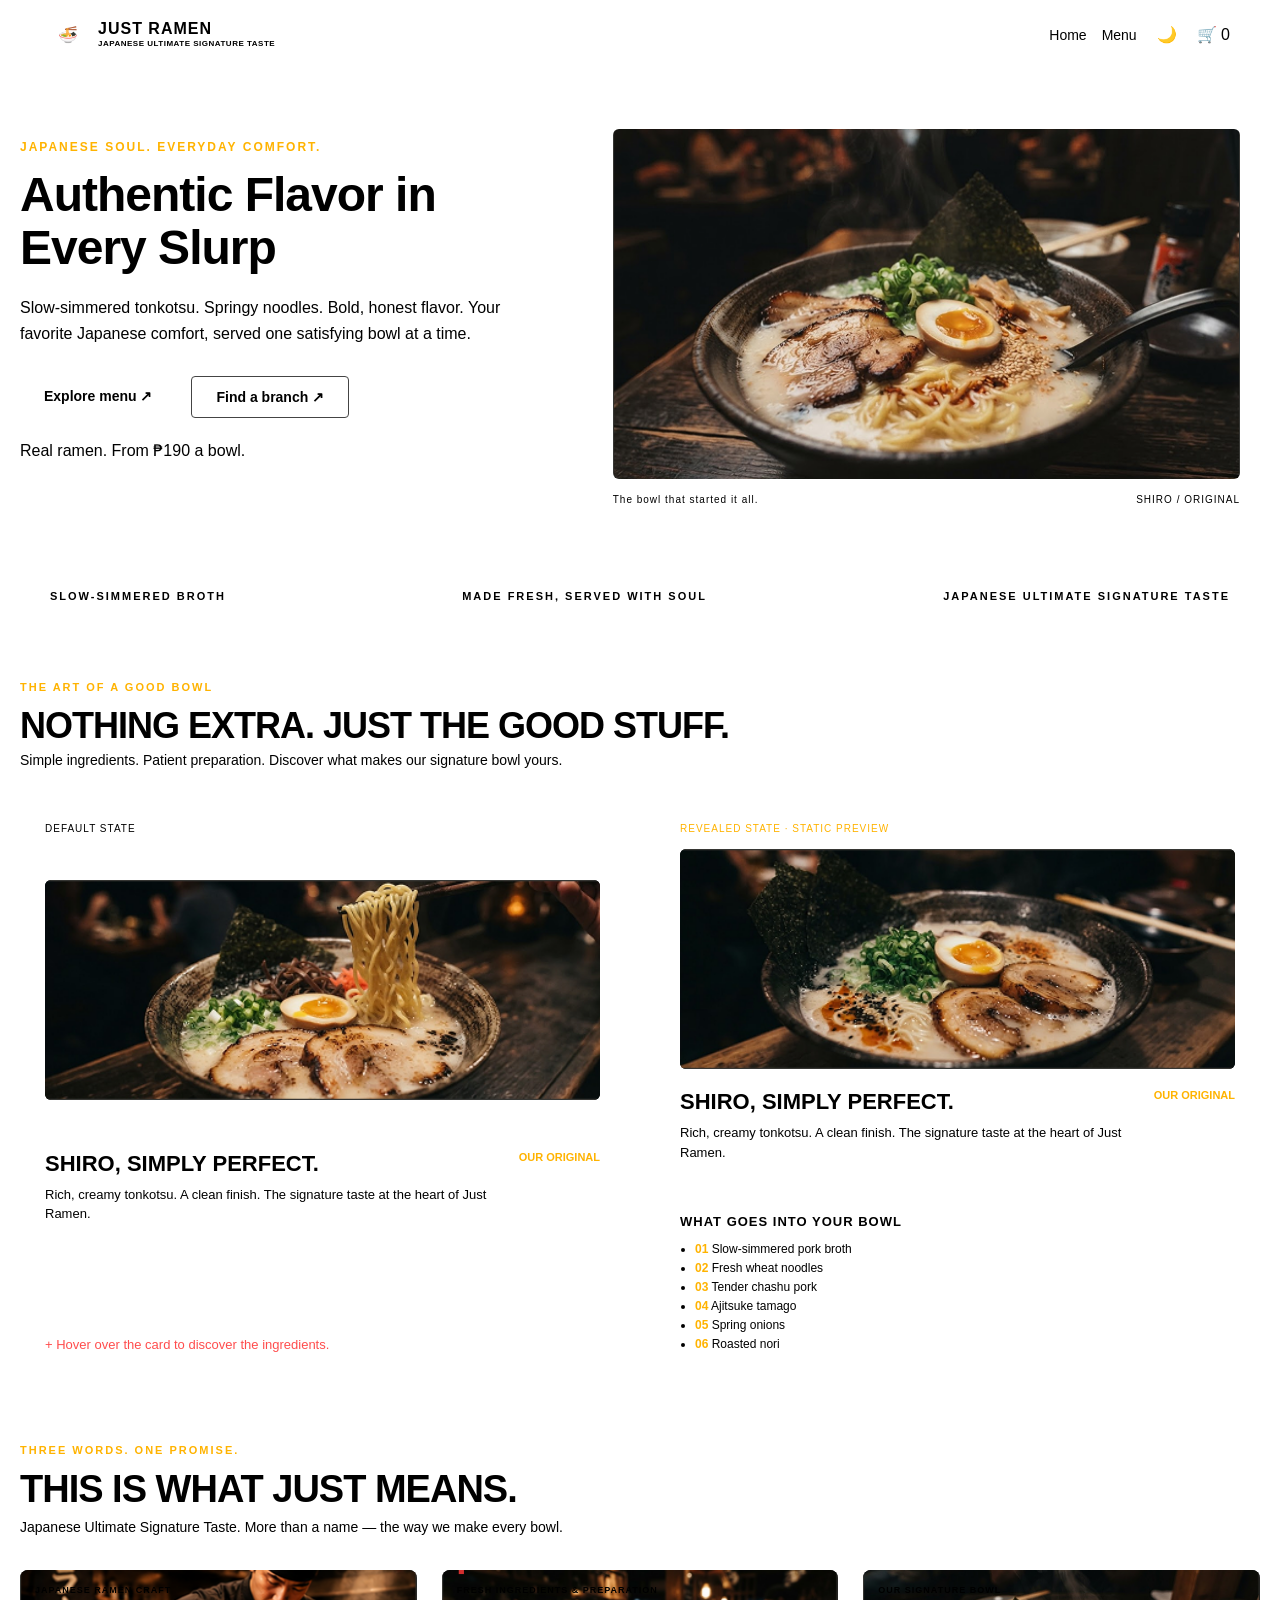
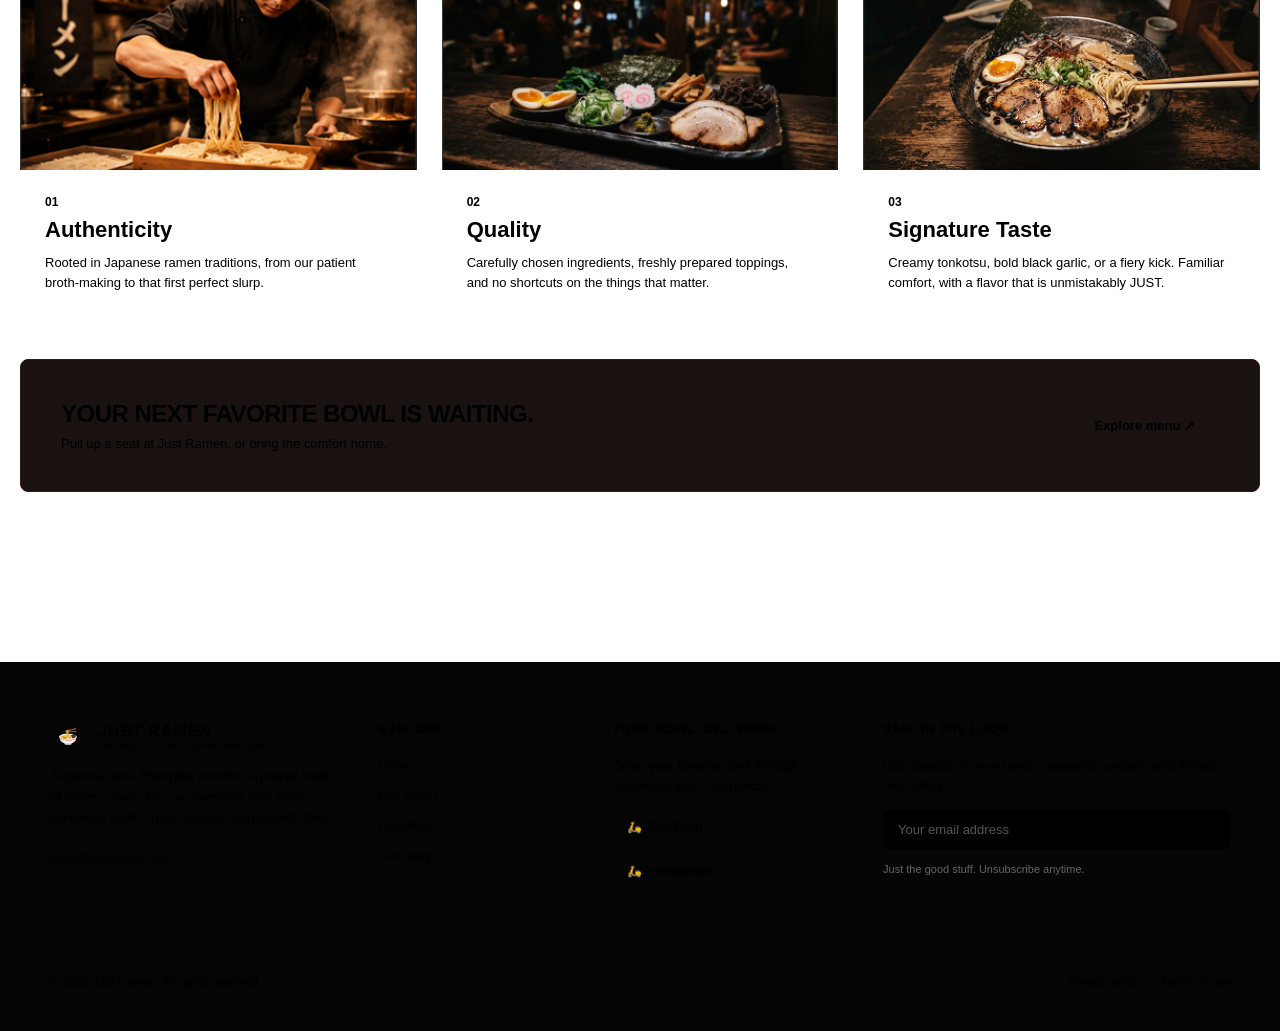
<file: index.html>
<!DOCTYPE html>
<html lang="en">
<head>
    <meta charset="UTF-8">
    <meta name="viewport" content="width=device-width, initial-scale=1.0">
    <title>JUST RAMEN - Home</title>
    <link rel="stylesheet" href="style.css">
</head>
<body>

   
    <div id="orderNotification" style="display: none; background: #c82323; color: #fff; text-align: center; padding: 10px; font-weight: bold; position: fixed; top: 0; width: 100%; z-index: 9999;"></div>

   
    <header class="navbar">
        <div class="logo-container">
    <span class="logo-icon">🍜</span>
    <div class="logo-text-group">
        <span class="logo-text">JUST RAMEN</span>
        <small class="logo-subtext">JAPANESE ULTIMATE SIGNATURE TASTE</small>
    </div>
</div>
        <nav class="nav-links">
            <a href="index.html" class="active">Home</a>
            <a href="menu.html">Menu</a>
        </nav>
        <div class="nav-icons">
            <span onclick="toggleTheme()" style="cursor: pointer;" title="Toggle Theme">🌙</span>
            <span id="cartCount" onclick="openCart()" style="cursor: pointer;">🛒 0</span>
        </div>
    </header>

    <main class="main-container">
       
        <section class="hero-section-figma">
            <div class="hero-text-side">
                <span class="sub-tag">JAPANESE SOUL. EVERYDAY COMFORT.</span>
                <h1>Authentic Flavor in Every Slurp</h1>
                <p>Slow-simmered tonkotsu. Springy noodles. Bold, honest flavor. Your favorite Japanese comfort, served one satisfying bowl at a time.</p>
                <div class="hero-buttons">
                    <a href="menu.html" class="btn-primary">Explore menu ↗</a>
                    <a href="#branch" class="btn-secondary">Find a branch ↗</a>
                </div>
                <p class="price-note">Real ramen. From ₱190 a bowl.</p>
            </div>
            <div class="hero-image-side">
                <div class="img-wrapper">
                    <img src="Shiro Original.png" alt="Delicious Tonkotsu Ramen">
                </div>
                <div class="img-caption">
                    <span>The bowl that started it all.</span>
                    <span>SHIRO / ORIGINAL</span>
                </div>
            </div>
        </section>

       
        <section class="accent-banner">
            <span>SLOW-SIMMERED BROTH</span>
            <span>MADE FRESH, SERVED WITH SOUL</span>
            <span>JAPANESE ULTIMATE SIGNATURE TASTE</span>
        </section>

       
        <section class="art-section">
            <div class="art-header">
                <span class="art-sub-tag">THE ART OF A GOOD BOWL</span>
                <h2>NOTHING EXTRA. JUST THE GOOD STUFF.</h2>
                <p>Simple ingredients. Patient preparation. Discover what makes our signature bowl yours.</p>
            </div>

            <div class="art-grid">
                
                <div class="recipe-card" id="recipeCard" onmouseover="showDetails()" onmouseout="hideDetails()">
                    <div class="card-state-header">
                        <span class="state-label">DEFAULT STATE</span>
                        <span class="state-icon"></span>
                    </div>
                    <div class="recipe-img-box">
                        <img src="Shiro.png" alt="Shiro Recipe">
                    </div>
                    <div class="recipe-content-flex">
                        <div>
                            <h3>SHIRO, SIMPLY PERFECT.</h3>
                            <p>Rich, creamy tonkotsu. A clean finish. The signature taste at the heart of Just Ramen.</p>
                        </div>
                        <span class="recipe-badge">OUR ORIGINAL</span>
                    </div>
                    <hr class="recipe-divider">
                    <p id="recipeInfoText" class="recipe-info-prompt">+ Hover over the card to discover the ingredients.</p>
                </div>

               
                <div class="recipe-card revealed-card">
                    <div class="card-state-header">
                        <span class="state-label-revealed">REVEALED STATE · STATIC PREVIEW</span>
                        <span class="state-icon"></span>
                    </div>
                    <div class="recipe-img-box">
                        <img src="Shiro1.png" alt="Shiro Recipe Revealed">
                    </div>
                    <div class="recipe-content-flex">
                        <div>
                            <h3>SHIRO, SIMPLY PERFECT.</h3>
                            <p>Rich, creamy tonkotsu. A clean finish. The signature taste at the heart of Just Ramen.</p>
                        </div>
                        <span class="recipe-badge">OUR ORIGINAL</span>
                    </div>
                    <hr class="recipe-divider">
                    <div class="ingredients-list">
                        <p class="ingredients-title">WHAT GOES INTO YOUR BOWL</p>
                        <ul>
                            <li><span>01</span> Slow-simmered pork broth</li>
                            <li><span>02</span> Fresh wheat noodles</li>
                            <li><span>03</span> Tender chashu pork</li>
                            <li><span>04</span> Ajitsuke tamago</li>
                            <li><span>05</span> Spring onions</li>
                            <li><span>06</span> Roasted nori</li>
                        </ul>
                    </div>
                </div>
            </div>
        </section>

       
        <section class="what-just-section">
            <div class="what-just-header">
                <span class="what-just-sub">THREE WORDS. ONE PROMISE.</span>
                <h2>THIS IS WHAT JUST MEANS.</h2>
                <p>Japanese Ultimate Signature Taste. More than a name — the way we make every bowl.</p>
            </div>

            <div class="what-just-grid">
                <div class="what-card">
                    <div class="what-card-img placeholder-img">
                        <img src="Authenticity.png" alt="Authenticity">
                        <span class="card-top-tag">JAPANESE RAMEN CRAFT</span>
                    </div>
                    <div class="what-card-body">
                        <span class="card-num">01</span>
                        <h3>Authenticity</h3>
                        <p>Rooted in Japanese ramen traditions, from our patient broth-making to that first perfect slurp.</p>
                    </div>
                </div>
                <div class="what-card">
                    <div class="what-card-img">
                        <img src="Quality.png" alt="Quality Ingredients">
                        <span class="card-top-tag">FRESH INGREDIENTS & PREPARATION</span>
                    </div>
                    <div class="what-card-body">
                        <span class="card-num">02</span>
                        <h3>Quality</h3>
                        <p>Carefully chosen ingredients, freshly prepared toppings, and no shortcuts on the things that matter.</p>
                    </div>
                </div>
                <div class="what-card">
                    <div class="what-card-img">
                        <img src="Signature Taste.png" alt="Signature Taste">
                        <span class="card-top-tag">OUR SIGNATURE BOWL</span>
                    </div>
                    <div class="what-card-body">
                        <span class="card-num">03</span>
                        <h3>Signature Taste</h3>
                        <p>Creamy tonkotsu, bold black garlic, or a fiery kick. Familiar comfort, with a flavor that is unmistakably JUST.</p>
                    </div>
                </div>
            </div>

            <div class="cta-bottom-banner">
                <div class="cta-banner-text">
                    <h3>YOUR NEXT FAVORITE BOWL IS WAITING.</h3>
                    <p>Pull up a seat at Just Ramen, or bring the comfort home.</p>
                </div>
                <a href="menu.html" class="btn-cta-red">Explore menu ↗</a>
            </div>
        </section>
    </main>

    
    <footer class="site-footer">
        <div class="footer-container">
            <div class="footer-top">
                <div class="footer-col-brand">
                    <div class="logo-container">
                        <span class="logo-icon">🍜</span>
                        <div class="footer-logo-text">
                            <strong>JUST RAMEN</strong>
                            <small>JAPANESE ULTIMATE SIGNATURE TASTE</small>
                        </div>
                    </div>
                    <p class="footer-desc">Japanese soul. Everyday comfort. A proper bowl of ramen, made for your everyday with slow-simmered broth, fresh noodles, and honest flavor.</p>
                    <a href="mailto:hello@justramen.ph" class="footer-email">hello@justramen.ph</a>
                </div>
                <div class="footer-col">
                    <h4>EXPLORE</h4>
                    <ul>
                        <li><a href="index.html">Home</a></li>
                        <li><a href="menu.html">Our menu</a></li>
                        <li><a href="#locations">Locations</a></li>
                        <li><a href="#story">Our story</a></li>
                    </ul>
                </div>
                <div class="footer-col">
                    <h4>YOUR BOWL, DELIVERED</h4>
                    <p class="delivery-text">Order your favorite bowl through GrabFood and Foodpanda.</p>
                    <div class="delivery-buttons">
                        <a href="#grab" class="btn-delivery">🛵 GrabFood</a>
                        <a href="#foodpanda" class="btn-delivery">🛵 Foodpanda</a>
                    </div>
                </div>
                <div class="footer-col footer-newsletter">
                    <h4>STAY IN THE LOOP</h4>
                    <p class="newsletter-desc">Get updates on new bowls, seasonal specials, and limited-time offers.</p>
                    <form class="newsletter-form" onsubmit="handleNewsletter(event)">
                        <input type="email" id="newsletterEmail" placeholder="Your email address" required>
                        <button type="submit">Subscribe</button>
                    </form>
                    <p id="newsletterMsg" style="display: none; font-size: 12px; margin-top: 5px;"></p>
                    <small class="newsletter-note">Just the good stuff. Unsubscribe anytime.</small>
                </div>
            </div>

            <hr class="footer-divider">

            <div class="footer-bottom">
                <p>&copy; 2026 Just Ramen. All rights reserved.</p>
                <div class="footer-bottom-links">
                    <a href="#privacy">Privacy policy</a>
                    <a href="#terms">Terms of use</a>
                </div>
            </div>
        </div>
    </footer>

    <script src="script.js"></script>
</body>
</html>
</file>
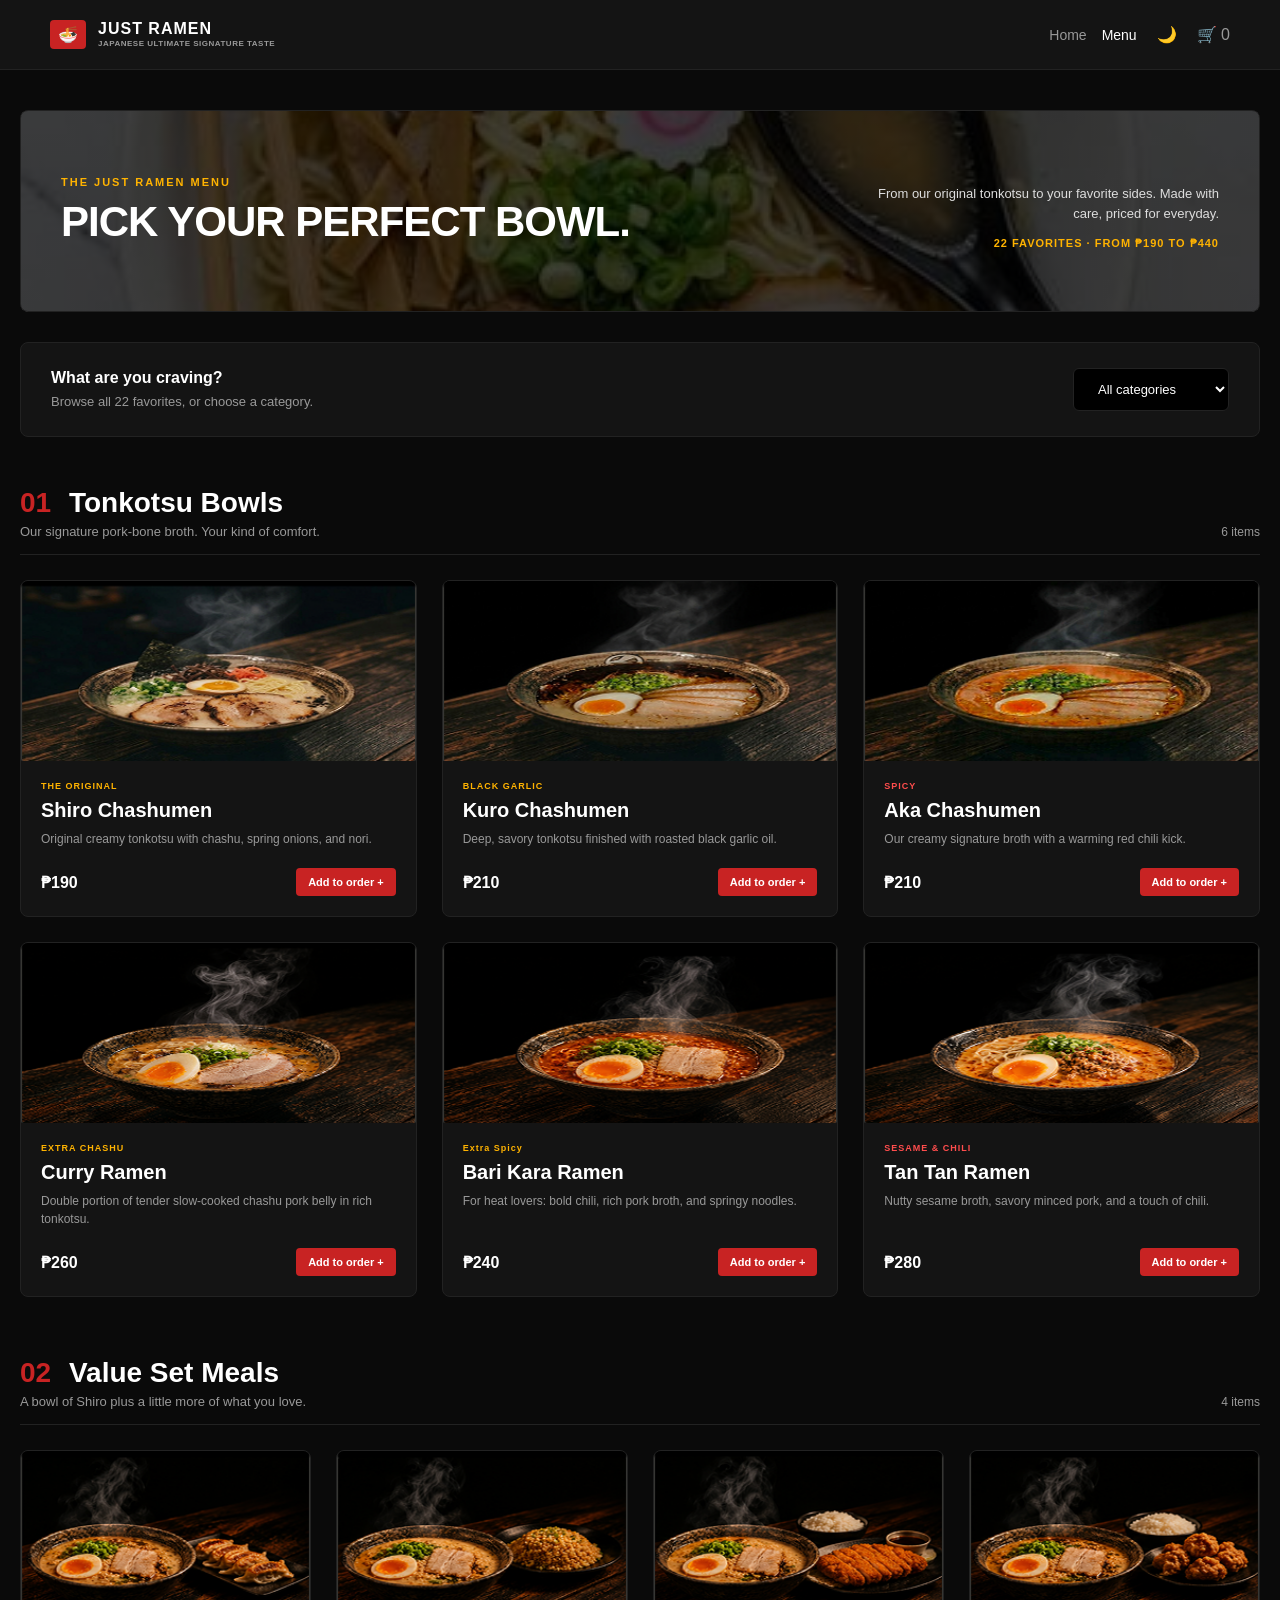
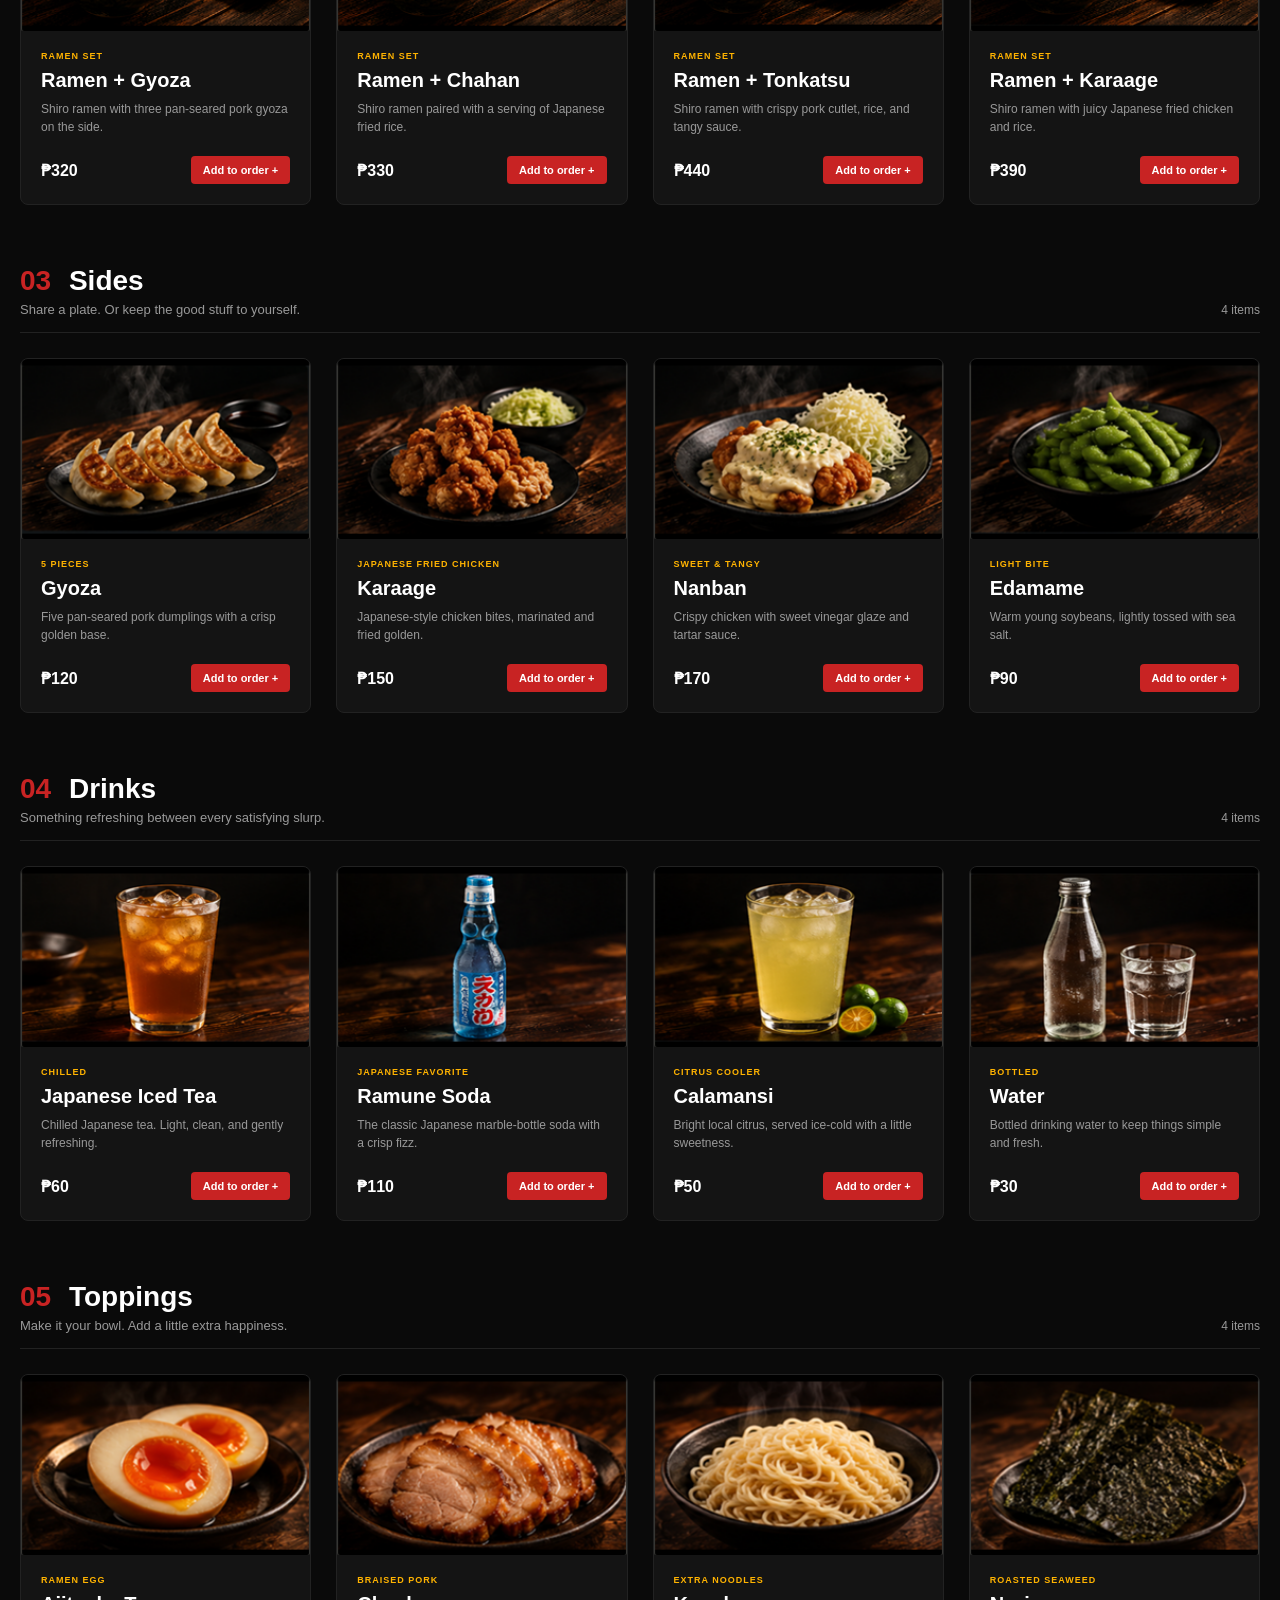
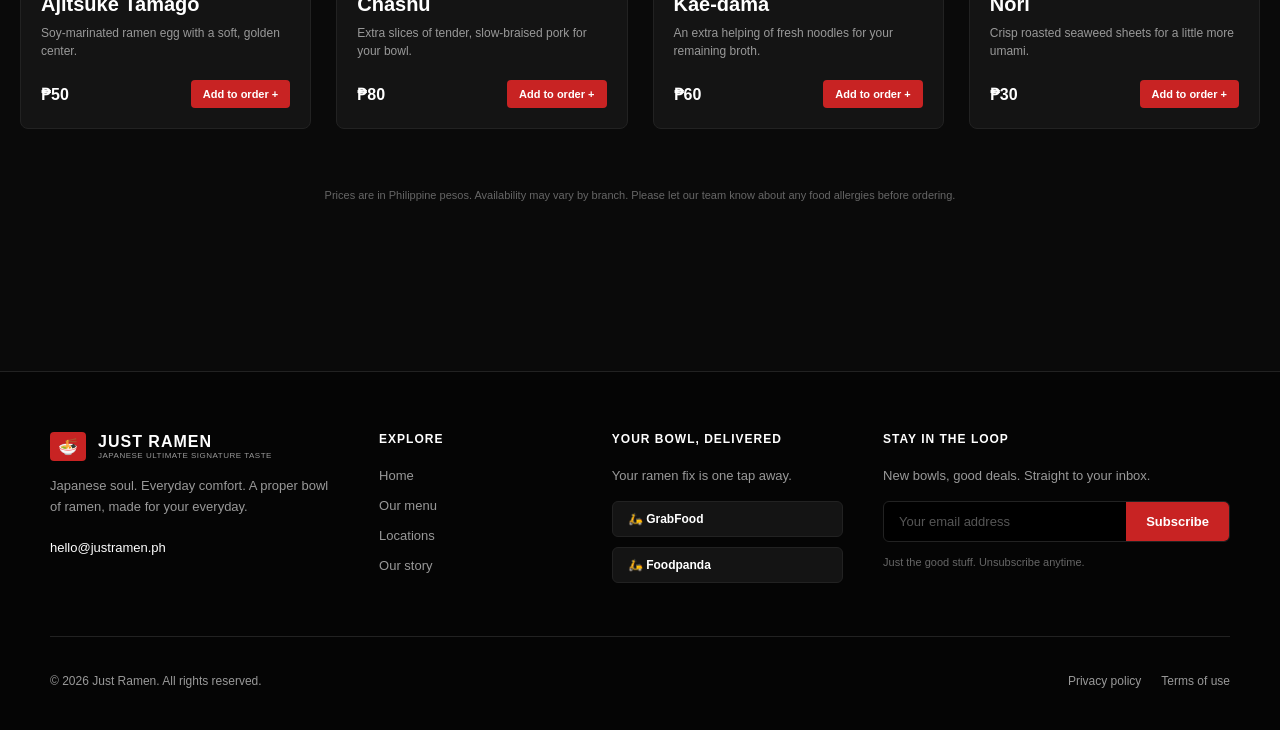
<file: menu.html>
<!DOCTYPE html>
<html lang="en">
<head>
    <meta charset="UTF-8">
    <meta name="viewport" content="width=device-width, initial-scale=1.0">
    <title>JUST RAMEN - Menu</title>
    <link rel="stylesheet" href="menu.css">
</head>
<body>

   
    <div id="orderNotification" style="display: none; background: #c82323; color: #fff; text-align: center; padding: 10px; font-weight: bold; position: fixed; top: 0; width: 100%; z-index: 9999;"></div>

   
    <header class="navbar">
        <div class="logo-container">
    <span class="logo-icon">🍜</span>
    <div class="logo-text-group">
        <span class="logo-text">JUST RAMEN</span>
        <small class="logo-subtext">JAPANESE ULTIMATE SIGNATURE TASTE</small>
    </div>
</div>
        <nav class="nav-links">
            <a href="index.html">Home</a>
            <a href="menu.html" class="active">Menu</a>
        </nav>
        <div class="nav-icons">
            <span onclick="toggleTheme()" style="cursor: pointer;" title="Toggle Theme">🌙</span>
            <span id="cartCount" onclick="openCart()" style="cursor: pointer;">🛒 0</span>
        </div>
    </header>

    <main class="main-container">
       
        <section class="menu-hero-banner">
            <div class="banner-text">
                <span class="banner-tag">THE JUST RAMEN MENU</span>
                <h1>PICK YOUR PERFECT BOWL.</h1>
            </div>
            <div class="banner-right">
                <p>From our original tonkotsu to your favorite sides. Made with care, priced for everyday.</p>
                <span class="banner-sub">22 FAVORITES · FROM ₱190 TO ₱440</span>
            </div>
        </section>

       
        <section class="filter-bar">
            <div class="craving-text">
                <p>What are you craving?</p>
                <small>Browse all 22 favorites, or choose a category.</small>
            </div>
            <div class="dropdown-box">
                <select id="menuSelect" onchange="changeMenuCategory()">
                    <option value="all">All categories</option>
                    <option value="tonkotsu">Tonkotsu Bowls</option>
                    <option value="sets">Value Set Meals</option>
                    <option value="sides">Sides</option>
                    <option value="drinks">Drinks</option>
                    <option value="toppings">Toppings</option>
                </select>
            </div>
        </section>

      
        <section class="menu-catalog-section" data-category="tonkotsu">
            <div class="catalog-header">
                <div>
                    <h2><span class="section-num">01</span> Tonkotsu Bowls</h2>
                    <p>Our signature pork-bone broth. Your kind of comfort.</p>
                </div>
                <span class="item-count">6 items</span>
            </div>

            <div class="cards-grid grid-3">
                <div class="ramen-card">
                    <div class="card-image-box"><img src="Shiro Chashumen.png" alt="Shiro"></div>
                    <div class="card-body">
                        <span class="item-type">THE ORIGINAL</span>
                        <h3>Shiro Chashumen</h3>
                        <p>Original creamy tonkotsu with chashu, spring onions, and nori.</p>
                        <div class="card-footer">
                            <span class="card-price">₱190</span>
                            <button class="btn-add-order" onclick="addToOrder('Shiro Ramen', 190)">Add to order +</button>
                        </div>
                    </div>
                </div>
                <div class="ramen-card">
                    <div class="card-image-box"><img src="Kuro Chashu.png" alt="Kuro"></div>
                    <div class="card-body">
                        <span class="item-type warning-tag">BLACK GARLIC</span>
                        <h3>Kuro Chashumen</h3>
                        <p>Deep, savory tonkotsu finished with roasted black garlic oil.</p>
                        <div class="card-footer">
                            <span class="card-price">₱210</span>
                            <button class="btn-add-order" onclick="addToOrder('Kuro Ramen', 210)">Add to order +</button>
                        </div>
                    </div>
                </div>
                <div class="ramen-card">
                    <div class="card-image-box"><img src="Aka.png" alt="Aka"></div>
                    <div class="card-body">
                        <span class="item-type danger-tag">SPICY</span>
                        <h3>Aka Chashumen</h3>
                        <p>Our creamy signature broth with a warming red chili kick.</p>
                        <div class="card-footer">
                            <span class="card-price">₱210</span>
                            <button class="btn-add-order" onclick="addToOrder('Aka Ramen', 210)">Add to order +</button>
                        </div>
                    </div>
                </div>
                <div class="ramen-card">
                    <div class="card-image-box"><img src="Curry Ramen.png" alt="Curry Ramen"></div>
                    <div class="card-body">
                        <span class="item-type warning-tag">EXTRA CHASHU</span>
                        <h3>Curry Ramen</h3>
                        <p>Double portion of tender slow-cooked chashu pork belly in rich tonkotsu.</p>
                        <div class="card-footer">
                            <span class="card-price">₱260</span>
                            <button class="btn-add-order" onclick="addToOrder('Curry Ramen', 260)">Add to order +</button>
                        </div>
                    </div>
                </div>
                <div class="ramen-card">
                    <div class="card-image-box"><img src="BareKara.png" alt="Bari Kara Ramen"></div>
                    <div class="card-body">
                        <span class="item-type warning-tag">Extra Spicy</span>
                        <h3>Bari Kara Ramen</h3>
                        <p>For heat lovers: bold chili, rich pork broth, and springy noodles.</p>
                        <div class="card-footer">
                            <span class="card-price">₱240</span>
                            <button class="btn-add-order" onclick="addToOrder('Bari Kara Ramen', 240)">Add to order +</button>
                        </div>
                    </div>
                </div>
                <div class="ramen-card">
                    <div class="card-image-box"><img src="TanTan.png" alt="Tan Tan Ramen"></div>
                    <div class="card-body">
                        <span class="item-type danger-tag">SESAME & CHILI</span>
                        <h3>Tan Tan Ramen</h3>
                        <p>Nutty sesame broth, savory minced pork, and a touch of chili.</p>
                        <div class="card-footer">
                            <span class="card-price">₱280</span>
                            <button class="btn-add-order" onclick="addToOrder('Tan Tan Ramen', 280)">Add to order +</button>
                        </div>
                    </div>
                </div>
            </div>
        </section>

        
        <section class="menu-catalog-section" data-category="sets">
            <div class="catalog-header">
                <div>
                    <h2><span class="section-num">02</span> Value Set Meals</h2>
                    <p>A bowl of Shiro plus a little more of what you love.</p>
                </div>
                <span class="item-count">4 items</span>
            </div>

            <div class="cards-grid grid-4">
                <div class="ramen-card">
                    <div class="card-image-box"><img src="Gyoza.png" alt="Ramen + Gyoza"></div>
                    <div class="card-body">
                        <span class="item-type warning-tag">RAMEN SET</span>
                        <h3>Ramen + Gyoza</h3>
                        <p>Shiro ramen with three pan-seared pork gyoza on the side.</p>
                        <div class="card-footer">
                            <span class="card-price">₱320</span>
                            <button class="btn-add-order" onclick="addToOrder('Ramen + Gyoza Set', 320)">Add to order +</button>
                        </div>
                    </div>
                </div>
                <div class="ramen-card">
                    <div class="card-image-box"><img src="Chahan.png" alt="Ramen + Chahan"></div>
                    <div class="card-body">
                        <span class="item-type warning-tag">RAMEN SET</span>
                        <h3>Ramen + Chahan</h3>
                        <p>Shiro ramen paired with a serving of Japanese fried rice.</p>
                        <div class="card-footer">
                            <span class="card-price">₱330</span>
                            <button class="btn-add-order" onclick="addToOrder('Ramen + Chahan Set', 330)">Add to order +</button>
                        </div>
                    </div>
                </div>
                <div class="ramen-card">
                    <div class="card-image-box"><img src="Tonkatsu.png" alt="Ramen + Tonkatsu"></div>
                    <div class="card-body">
                        <span class="item-type warning-tag">RAMEN SET</span>
                        <h3>Ramen + Tonkatsu</h3>
                        <p>Shiro ramen with crispy pork cutlet, rice, and tangy sauce.</p>
                        <div class="card-footer">
                            <span class="card-price">₱440</span>
                            <button class="btn-add-order" onclick="addToOrder('Ramen + Tonkatsu Set', 440)">Add to order +</button>
                        </div>
                    </div>
                </div>
                <div class="ramen-card">
                    <div class="card-image-box"><img src="Karaage.png" alt="Ramen + Karaage"></div>
                    <div class="card-body">
                        <span class="item-type warning-tag">RAMEN SET</span>
                        <h3>Ramen + Karaage</h3>
                        <p>Shiro ramen with juicy Japanese fried chicken and rice.</p>
                        <div class="card-footer">
                            <span class="card-price">₱390</span>
                            <button class="btn-add-order" onclick="addToOrder('Ramen + Karaage Set', 390)">Add to order +</button>
                        </div>
                    </div>
                </div>
            </div>
        </section>

        
        <section class="menu-catalog-section" data-category="sides">
            <div class="catalog-header">
                <div>
                    <h2><span class="section-num">03</span> Sides</h2>
                    <p>Share a plate. Or keep the good stuff to yourself.</p>
                </div>
                <span class="item-count">4 items</span>
            </div>

            <div class="cards-grid grid-4">
                <div class="ramen-card">
                    <div class="card-image-box"><img src="Gyoza5pieces.png" alt="Gyoza"></div>
                    <div class="card-body">
                        <span class="item-type warning-tag">5 PIECES</span>
                        <h3>Gyoza</h3>
                        <p>Five pan-seared pork dumplings with a crisp golden base.</p>
                        <div class="card-footer">
                            <span class="card-price">₱120</span>
                            <button class="btn-add-order" onclick="addToOrder('Gyoza', 120)">Add to order +</button>
                        </div>
                    </div>
                </div>
                <div class="ramen-card">
                    <div class="card-image-box"><img src="KaraageJapan.png" alt="Karaage"></div>
                    <div class="card-body">
                        <span class="item-type warning-tag">JAPANESE FRIED CHICKEN</span>
                        <h3>Karaage</h3>
                        <p>Japanese-style chicken bites, marinated and fried golden.</p>
                        <div class="card-footer">
                            <span class="card-price">₱150</span>
                            <button class="btn-add-order" onclick="addToOrder('Karaage', 150)">Add to order +</button>
                        </div>
                    </div>
                </div>
                <div class="ramen-card">
                    <div class="card-image-box"><img src="Nanban.png" alt="Nanban"></div>
                    <div class="card-body">
                        <span class="item-type warning-tag">SWEET & TANGY</span>
                        <h3>Nanban</h3>
                        <p>Crispy chicken with sweet vinegar glaze and tartar sauce.</p>
                        <div class="card-footer">
                            <span class="card-price">₱170</span>
                            <button class="btn-add-order" onclick="addToOrder('Nanban', 170)">Add to order +</button>
                        </div>
                    </div>
                </div>
                <div class="ramen-card">
                <div class="card-image-box"><img src="Edamame.png" alt="Edamame"></div>
                    <div class="card-body">
                        <span class="item-type warning-tag">LIGHT BITE</span>
                        <h3>Edamame</h3>
                        <p>Warm young soybeans, lightly tossed with sea salt.</p>
                        <div class="card-footer">
                            <span class="card-price">₱90</span>
                            <button class="btn-add-order" onclick="addToOrder('Edamame', 90)">Add to order +</button>
                        </div>
                    </div>
                </div>
            </div>
        </section>

     
        <section class="menu-catalog-section" data-category="drinks">
            <div class="catalog-header">
                <div>
                    <h2><span class="section-num">04</span> Drinks</h2>
                    <p>Something refreshing between every satisfying slurp.</p>
                </div>
                <span class="item-count">4 items</span>
            </div>

            <div class="cards-grid grid-4">
                <div class="ramen-card">
                    <div class="card-image-box"><img src="JapaneIce.png" alt="Japanese Iced Tea"></div>
                    <div class="card-body">
                        <span class="item-type warning-tag">CHILLED</span>
                        <h3>Japanese Iced Tea</h3>
                        <p>Chilled Japanese tea. Light, clean, and gently refreshing.</p>
                        <div class="card-footer">
                            <span class="card-price">₱60</span>
                            <button class="btn-add-order" onclick="addToOrder('Japanese Iced Tea', 60)">Add to order +</button>
                        </div>
                    </div>
                </div>
                <div class="ramen-card">
                    <div class="card-image-box"><img src="Ramone.png" alt="Ramune Soda"></div>
                    <div class="card-body">
                        <span class="item-type warning-tag">JAPANESE FAVORITE</span>
                        <h3>Ramune Soda</h3>
                        <p>The classic Japanese marble-bottle soda with a crisp fizz.</p>
                        <div class="card-footer">
                            <span class="card-price">₱110</span>
                            <button class="btn-add-order" onclick="addToOrder('Ramune Soda', 110)">Add to order +</button>
                        </div>
                    </div>
                </div>
                <div class="ramen-card">
                    <div class="card-image-box"><img src="Calamansi.png" alt="Calamansi"></div>
                    <div class="card-body">
                        <span class="item-type warning-tag">CITRUS COOLER</span>
                        <h3>Calamansi</h3>
                        <p>Bright local citrus, served ice-cold with a little sweetness.</p>
                        <div class="card-footer">
                            <span class="card-price">₱50</span>
                            <button class="btn-add-order" onclick="addToOrder('Calamansi', 50)">Add to order +</button>
                        </div>
                    </div>
                </div>
                <div class="ramen-card">
                    <div class="card-image-box"><img src="Water.png" alt="Water"></div>
                    <div class="card-body">
                        <span class="item-type warning-tag">BOTTLED</span>
                        <h3>Water</h3>
                        <p>Bottled drinking water to keep things simple and fresh.</p>
                        <div class="card-footer">
                            <span class="card-price">₱30</span>
                            <button class="btn-add-order" onclick="addToOrder('Water', 30)">Add to order +</button>
                        </div>
                    </div>
                </div>
            </div>
        </section>

        <section class="menu-catalog-section" data-category="toppings">
            <div class="catalog-header">
                <div>
                    <h2><span class="section-num">05</span> Toppings</h2>
                    <p>Make it your bowl. Add a little extra happiness.</p>
                </div>
                <span class="item-count">4 items</span>
            </div>

            <div class="cards-grid grid-4">
                <div class="ramen-card">
                    <div class="card-image-box"><img src="Ajitsuke.png" alt="Ajitsuke Tamago"></div>
                    <div class="card-body">
                        <span class="item-type warning-tag">RAMEN EGG</span>
                        <h3>Ajitsuke Tamago</h3>
                        <p>Soy-marinated ramen egg with a soft, golden center.</p>
                        <div class="card-footer">
                            <span class="card-price">₱50</span>
                            <button class="btn-add-order" onclick="addToOrder('Ajitsuke Tamago', 50)">Add to order +</button>
                        </div>
                    </div>
                </div>
                <div class="ramen-card">
                    <div class="card-image-box"><img src="ChashuPork.png" alt="Chashu"></div>
                    <div class="card-body">
                        <span class="item-type warning-tag">BRAISED PORK</span>
                        <h3>Chashu</h3>
                        <p>Extra slices of tender, slow-braised pork for your bowl.</p>
                        <div class="card-footer">
                            <span class="card-price">₱80</span>
                            <button class="btn-add-order" onclick="addToOrder('Chashu Topping', 80)">Add to order +</button>
                        </div>
                    </div>
                </div>
                <div class="ramen-card">
                    <div class="card-image-box"><img src="KaeDama.png" alt="Kae-dama"></div>
                    <div class="card-body">
                        <span class="item-type warning-tag">EXTRA NOODLES</span>
                        <h3>Kae-dama</h3>
                        <p>An extra helping of fresh noodles for your remaining broth.</p>
                        <div class="card-footer">
                            <span class="card-price">₱60</span>
                            <button class="btn-add-order" onclick="addToOrder('Kae-dama', 60)">Add to order +</button>
                        </div>
                    </div>
                </div>
                <div class="ramen-card">
                    <div class="card-image-box"><img src="Nori.png" alt="Nori"></div>
                    <div class="card-body">
                        <span class="item-type warning-tag">ROASTED SEAWEED</span>
                        <h3>Nori</h3>
                        <p>Crisp roasted seaweed sheets for a little more umami.</p>
                        <div class="card-footer">
                            <span class="card-price">₱30</span>
                            <button class="btn-add-order" onclick="addToOrder('Nori', 30)">Add to order +</button>
                        </div>
                    </div>
                </div>
            </div>
        </section>

      
        <p style="color: #666; font-size: 11px; text-align: center; margin-top: 30px; margin-bottom: 50px;">
            Prices are in Philippine pesos. Availability may vary by branch. Please let our team know about any food allergies before ordering.
        </p>
    </main>

  
    <footer class="site-footer">
        <div class="footer-container">
            <div class="footer-top">
                <div class="footer-col-brand">
                    <div class="logo-container">
                        <span class="logo-icon">🍜</span>
                        <div class="footer-logo-text">
                            <strong>JUST RAMEN</strong>
                            <small>JAPANESE ULTIMATE SIGNATURE TASTE</small>
                        </div>
                    </div>
                    <p class="footer-desc">Japanese soul. Everyday comfort. A proper bowl of ramen, made for your everyday.</p>
                    <a href="mailto:hello@justramen.ph" class="footer-email">hello@justramen.ph</a>
                </div>
                <div class="footer-col">
                    <h4>EXPLORE</h4>
                    <ul>
                        <li><a href="index.html">Home</a></li>
                        <li><a href="menu.html">Our menu</a></li>
                        <li><a href="#locations">Locations</a></li>
                        <li><a href="#story">Our story</a></li>
                    </ul>
                </div>
                <div class="footer-col">
                    <h4>YOUR BOWL, DELIVERED</h4>
                    <p class="delivery-text">Your ramen fix is one tap away.</p>
                    <div class="delivery-buttons">
                        <a href="#grab" class="btn-delivery">🛵 GrabFood</a>
                        <a href="#foodpanda" class="btn-delivery">🛵 Foodpanda</a>
                    </div>
                </div>
                <div class="footer-col footer-newsletter">
                    <h4>STAY IN THE LOOP</h4>
                    <p class="newsletter-desc">New bowls, good deals. Straight to your inbox.</p>
                    <form class="newsletter-form" onsubmit="handleNewsletter(event)">
                        <input type="email" id="newsletterEmail" placeholder="Your email address" required>
                        <button type="submit">Subscribe</button>
                    </form>
                    <p id="newsletterMsg" style="display: none; font-size: 12px; margin-top: 5px;"></p>
                    <small class="newsletter-note">Just the good stuff. Unsubscribe anytime.</small>
                </div>
            </div>

            <hr class="footer-divider">

            <div class="footer-bottom">
                <p>&copy; 2026 Just Ramen. All rights reserved.</p>
                <div class="footer-bottom-links">
                    <a href="#privacy">Privacy policy</a>
                    <a href="#terms">Terms of use</a>
                </div>
            </div>
        </div>
    </footer>

    <script src="script.js"></script>
</body>
</html>
</file>
<file: style.css>
<<<<<<< HEAD
:root {
  --bg-dark: #0a0a0a;
  --card-bg: #141414;
  --accent-red: #c82323;
  --text-light: #ffffff;
  --text-gray: #999999;
  --border-color: #222222;
}

body {
  margin: 0;
  font-family: 'Inter', -apple-system, BlinkMacSystemFont, 'Segoe UI', Roboto, sans-serif;
  background-color: var(--bg-dark);
  color: var(--text-light);
}


.navbar {
  display: flex;
  justify-content: space-between;
  align-items: center;
  padding: 20px 50px;
  background-color: var(--card-bg);
  border-bottom: 1px solid var(--border-color);
}

.logo-container {
  display: flex;
  align-items: center;
  gap: 12px;
}

.logo-icon {
  background-color: var(--accent-red);
  padding: 5px 8px;
  border-radius: 4px;
}

.logo-text-group {
  display: flex;
  flex-direction: column;
  line-height: 1.1;
}

.logo-text {
  font-weight: 900;
  font-size: 16px;
  letter-spacing: 1px;
  color: var(--text-light);
}

.logo-subtext {
  font-size: 8px;
  font-weight: 700;
  color: var(--text-gray);
  letter-spacing: 0.5px;
  margin-top: 2px;
}

.nav-links {
  display: flex;
  gap: 15px;
  margin-left: auto;
  margin-right: 20px;
}

.nav-links a {
  color: var(--text-gray);
  text-decoration: none;
  font-size: 14px;
}

.nav-links a.active, .nav-links a:hover {
  color: var(--text-light);
}

.nav-icons {
  display: flex;
  gap: 20px;
  color: var(--text-gray);
  cursor: pointer;
}

.main-container {
  max-width: 1300px;
  margin: 0 auto;
  padding: 40px 20px;
}


.hero-section-figma {
  display: flex;
  justify-content: space-between;
  align-items: center;
  gap: 50px;
  margin-bottom: 50px;
}

.hero-text-side {
  flex: 1;
}

.sub-tag {
  color: #ffb300;
  font-size: 12px;
  font-weight: bold;
  letter-spacing: 2px;
  text-transform: uppercase;
  display: block;
  margin-bottom: 15px;
}

.hero-text-side h1 {
  font-size: 48px;
  font-weight: 800;
  line-height: 1.1;
  margin: 0 0 20px 0;
  letter-spacing: -1px;
}

.hero-text-side p {
  color: var(--text-gray);
  font-size: 16px;
  line-height: 1.6;
  margin-bottom: 30px;
}

.hero-buttons {
  display: flex;
  gap: 15px;
  margin-bottom: 20px;
}

.btn-primary {
  background-color: var(--accent-red);
  color: var(--text-light);
  padding: 12px 24px;
  border-radius: 4px;
  text-decoration: none;
  font-weight: bold;
  font-size: 14px;
  transition: background 0.2s;
}

.btn-primary:hover {
  background-color: #a51b1b;
}

.btn-secondary {
  background-color: transparent;
  color: var(--text-light);
  border: 1px solid #444;
  padding: 12px 24px;
  border-radius: 4px;
  text-decoration: none;
  font-weight: bold;
  font-size: 14px;
}

.btn-secondary:hover {
  border-color: var(--text-light);
}

.price-note {
  font-size: 12px;
  color: var(--text-gray);
}


.hero-image-side {
  flex: 1.2;
  background-color: var(--card-bg);
  border: 1px solid var(--border-color);
  border-radius: 8px;
  padding: 20px;
}

.img-wrapper {
  width: 100%;
  height: 350px;
  overflow: hidden;
  border-radius: 6px;
}

.img-wrapper img {
  width: 100%;
  height: 100%;
  object-fit: cover;
}

.img-caption {
  display: flex;
  justify-content: space-between;
  font-size: 10px;
  color: var(--text-gray);
  margin-top: 15px;
  letter-spacing: 1px;
}


.accent-banner {
  background-color: var(--accent-red);
  color: var(--text-light);
  display: flex;
  justify-content: space-between;
  align-items: center;
  padding: 15px 30px;
  font-size: 11px;
  font-weight: bold;
  letter-spacing: 2px;
  border-radius: 4px;
  margin-bottom: 50px;
}

.art-section {
  margin-top: 60px;
  margin-bottom: 50px;
}

.art-header {
  margin-bottom: 30px;
}

.art-sub-tag {
  color: #ffb300;
  font-size: 11px;
  font-weight: bold;
  letter-spacing: 2px;
}

.art-header h2 {
  font-size: 36px;
  font-weight: 900;
  margin: 10px 0 5px 0;
  letter-spacing: -1px;
}

.art-header p {
  color: var(--text-gray);
  font-size: 14px;
  margin: 0;
}

.art-grid {
  display: grid;
  grid-template-columns: 1fr 1fr;
  gap: 30px;
}

.recipe-card {
  background-color: var(--card-bg);
  border: 1px solid var(--border-color);
  border-radius: 8px;
  padding: 25px;
  transition: border-color 0.3s;
  display: flex;
  flex-direction: column;
  justify-content: space-between;
}

.revealed-card {
  border-color: var(--accent-red);
}

.card-state-header {
  display: flex;
  justify-content: space-between;
  align-items: center;
  margin-bottom: 15px;
}

.state-label {
  font-size: 10px;
  color: var(--text-gray);
  letter-spacing: 1px;
}

.state-label-revealed {
  font-size: 10px;
  color: #ffb300;
  letter-spacing: 1px;
}

.recipe-img-box {
  width: 100%;
  height: 220px;
  background-color: #000;
  border-radius: 6px;
  overflow: hidden;
  margin-bottom: 20px;
}

.recipe-img-box img {
  width: 100%;
  height: 100%;
  object-fit: cover;
}

.recipe-content-flex {
  display: flex;
  justify-content: space-between;
  align-items: flex-start;
}

.recipe-card h3 {
  font-size: 22px;
  margin: 0 0 8px 0;
}

.recipe-card p {
  color: var(--text-gray);
  font-size: 13px;
  line-height: 1.5;
  margin: 0 0 20px 0;
}

.recipe-badge {
  font-size: 11px;
  color: #ffb300;
  font-weight: bold;
  white-space: nowrap;
}

.recipe-divider {
  border: none;
  border-top: 1px solid var(--border-color);
  margin: 15px 0;
}

.recipe-info-prompt {
  color: #ff4d4d !important;
  font-size: 12px;
  margin: 0 !important;
}

.ingredients-title {
  font-size: 11px;
  color: #ffb300;
  font-weight: bold;
  margin: 0 0 8px 0 !important;
  letter-spacing: 1px;
}

.ingredients-list ul {
  margin: 0;
  padding-left: 15px;
  color: var(--text-gray);
  font-size: 12px;
  line-height: 1.6;
}

.ingredients-list li span {
  color: #ffb300;
  font-weight: bold;
}


.what-just-section {
  margin-top: 60px;
  margin-bottom: 50px;
}

.what-just-header {
  margin-bottom: 35px;
}

.what-just-sub {
  color: #ffb300;
  font-size: 11px;
  font-weight: bold;
  letter-spacing: 2px;
  text-transform: uppercase;
}

.what-just-header h2 {
  font-size: 38px;
  font-weight: 900;
  margin: 10px 0 8px 0;
  letter-spacing: -1px;
}

.what-just-header p {
  color: var(--text-gray);
  font-size: 14px;
  margin: 0;
}

.what-just-grid {
  display: grid;
  grid-template-columns: repeat(3, 1fr);
  gap: 25px;
  margin-bottom: 40px;
}

.what-card {
  background-color: var(--card-bg);
  border: 1px solid var(--border-color);
  border-radius: 8px;
  overflow: hidden;
  display: flex;
  flex-direction: column;
}

.what-card-img {
  width: 100%;
  height: 200px;
  background-color: #050505;
  position: relative;
  overflow: hidden;
  border-bottom: 1px solid var(--border-color);
}

.placeholder-img {
  background: linear-gradient(135deg, #111 0%, #1a1a1a 100%);
}

.what-card-img img {
  width: 100%;
  height: 100%;
  object-fit: cover;
}

.card-top-tag {
  position: absolute;
  top: 15px;
  left: 15px;
  font-size: 9px;
  color: var(--text-gray);
  letter-spacing: 1px;
  font-weight: bold;
}

.what-card-body {
  padding: 25px;
  display: flex;
  flex-direction: column;
  flex-grow: 1;
}

.card-num {
  color: var(--accent-red);
  font-size: 12px;
  font-weight: bold;
  margin-bottom: 8px;
  display: block;
}

.what-card-body h3 {
  font-size: 22px;
  margin: 0 0 10px 0;
  font-weight: 800;
}

.what-card-body p {
  color: var(--text-gray);
  font-size: 13px;
  line-height: 1.6;
  margin: 0;
}


.cta-bottom-banner {
  background-color: #1a1111;
  border: 1px solid #331a1a;
  border-radius: 8px;
  padding: 40px;
  display: flex;
  justify-content: space-between;
  align-items: center;
}

.cta-banner-text h3 {
  font-size: 24px;
  font-weight: 900;
  margin: 0 0 8px 0;
  letter-spacing: -0.5px;
}

.cta-banner-text p {
  color: var(--text-gray);
  font-size: 13px;
  margin: 0;
}

.btn-cta-red {
  background-color: var(--accent-red);
  color: var(--text-light);
  padding: 12px 24px;
  border-radius: 4px;
  text-decoration: none;
  font-weight: bold;
  font-size: 13px;
  white-space: nowrap;
  transition: background 0.2s;
}

.btn-cta-red:hover {
  background-color: #a51b1b;
}


.site-footer {
  background-color: #050505;
  border-top: 1px solid var(--border-color);
  color: var(--text-light);
  padding: 60px 50px 30px 50px;
  margin-top: 80px;
  width: 100%;
  box-sizing: border-box;
}

.footer-container {
  max-width: 1300px;
  margin: 0 auto;
  padding: 0;
}

.footer-top {
  display: grid;
  grid-template-columns: 1.5fr 1fr 1.2fr 1.8fr;
  gap: 40px;
  margin-bottom: 50px;
}

.footer-col-brand .logo-container {
  margin-bottom: 15px;
}

.footer-logo-text {
  display: flex;
  flex-direction: column;
  line-height: 1.2;
}

.footer-logo-text strong {
  font-size: 16px;
  letter-spacing: 1px;
}

.footer-logo-text small {
  font-size: 8px;
  color: var(--text-gray);
  letter-spacing: 0.5px;
}

.footer-desc {
  color: var(--text-gray);
  font-size: 13px;
  line-height: 1.6;
  margin: 0 0 20px 0;
}

.footer-email {
  color: var(--text-light);
  text-decoration: none;
  font-size: 13px;
}

.footer-email:hover {
  color: var(--accent-red);
}

.footer-col h4 {
  font-size: 12px;
  letter-spacing: 1px;
  margin: 0 0 20px 0;
  font-weight: bold;
}

.footer-col ul {
  list-style: none;
  padding: 0;
  margin: 0;
}

.footer-col ul li {
  margin-bottom: 12px;
}

.footer-col ul li a {
  color: var(--text-gray);
  text-decoration: none;
  font-size: 13px;
  transition: color 0.2s;
}

.footer-col ul li a:hover {
  color: var(--text-light);
}

.delivery-text {
  color: var(--text-gray);
  font-size: 13px;
  line-height: 1.5;
  margin: 0 0 15px 0;
}

.delivery-buttons {
  display: flex;
  flex-direction: column;
  gap: 10px;
}

.btn-delivery {
  background-color: var(--card-bg);
  color: var(--text-light);
  border: 1px solid var(--border-color);
  padding: 10px 15px;
  border-radius: 6px;
  text-decoration: none;
  font-size: 12px;
  font-weight: bold;
  display: inline-block;
  transition: border-color 0.2s;
}

.btn-delivery:hover {
  border-color: #444;
}

.newsletter-desc {
  color: var(--text-gray);
  font-size: 13px;
  margin: 0 0 15px 0;
  line-height: 1.5;
}

.newsletter-form {
  display: flex;
  background-color: #000;
  border: 1px solid var(--border-color);
  border-radius: 6px;
  overflow: hidden;
  margin-bottom: 10px;
}

.newsletter-form input {
  flex-grow: 1;
  background: transparent;
  border: none;
  padding: 12px 15px;
  color: var(--text-light);
  font-size: 13px;
  outline: none;
}

.newsletter-form input::placeholder {
  color: #555;
}

.newsletter-form button {
  background-color: var(--accent-red);
  color: var(--text-light);
  border: none;
  padding: 0 20px;
  font-weight: bold;
  font-size: 13px;
  cursor: pointer;
  transition: background 0.2s;
}

.newsletter-form button:hover {
  background-color: #a51b1b;
}

.newsletter-note {
  color: #666;
  font-size: 11px;
}

.footer-divider {
  border: none;
  border-top: 1px solid var(--border-color);
  margin-bottom: 25px;
}

.footer-bottom {
  display: flex;
  justify-content: space-between;
  align-items: center;
  color: var(--text-gray);
  font-size: 12px;
}

.footer-bottom-links {
  display: flex;
  gap: 20px;
}

.footer-bottom-links a {
  color: var(--text-gray);
  text-decoration: none;
}

.footer-bottom-links a:hover {
  color: var(--text-light);
}


@media (max-width: 768px) {
  .navbar {
    padding: 15px 20px;
    flex-wrap: wrap;
    gap: 10px;
  }

  .nav-links {
    margin-left: 0;
    margin-right: 0;
    gap: 15px;
  }

  .hero-section-figma {
    flex-direction: column;
    gap: 30px;
  }

  .hero-image-side {
    width: 100%;
    box-sizing: border-box;
  }

  .hero-text-side h1 {
    font-size: 32px;
  }

  .art-grid,
  .what-just-grid {
    grid-template-columns: 1fr;
  }

  .cta-bottom-banner {
    flex-direction: column;
    gap: 20px;
    text-align: center;
  }

  .footer-top {
    grid-template-columns: 1fr;
    gap: 30px;
  }

  .footer-bottom {
    flex-direction: column;
    gap: 15px;
    text-align: center;
  }
=======
/* Smooth Scroll para suave ang paggalaw ng page */
html {
    scroll-behavior: smooth;
}

body {
    margin: 0;
    padding: 0;
    font-family: 'Segoe UI', Tahoma, Geneva, Verdana, sans-serif;
    background-color: #0b132b;
    color: #ffffff;
}

/* Fixed Navigation Header sa Taas */
header {
    position: fixed;
    top: 0;
    width: 100%;
    background: rgba(11, 19, 43, 0.85);
    backdrop-filter: blur(8px);
    z-index: 1000;
}

.navbar {
    display: flex;
    justify-content: space-between;
    align-items: center;
    padding: 20px 80px;
}

.navbar .logo {
    font-size: 24px;
    font-weight: bold;
    color: #ffffff;
}

.navbar ul {
    display: flex;
    list-style: none;
    gap: 30px;
    margin: 0;
}

.navbar a {
    color: #d1d5db;
    text-decoration: none;
    font-size: 16px;
    transition: color 0.3s;
}

.navbar a:hover {
    color: #f59e0b;
}

/* Bawat Section Layout */
.section {
    min-height: 100vh;
    padding: 120px 80px 60px;
    box-sizing: border-box;
    display: flex;
    flex-direction: column;
    justify-content: center;
}

/* Hero Section (Gagamitin ang hero-bg.png) */
.hero {
    min-height: 100vh;
    background: linear-gradient(rgba(11,19,43,0.3), rgba(11,19,43,0.8)), url('Mock Up.png') no-repeat center center/cover;
    text-align: center;
    display: flex;
    flex-direction: column;
    justify-content: center;
    align-items: center;
    padding: 0 20px;
}

.hero h1 {
    font-size: 50px;
    margin-bottom: 10px;
}

.hero p {
    font-size: 20px;
    color: #e2e8f0;
    margin-bottom: 25px;
}

.btn {
    background-color: #f59e0b;
    color: #1e293b;
    padding: 12px 30px;
    text-decoration: none;
    font-weight: bold;
    border-radius: 25px;
    transition: background 0.3s;
}

.btn:hover {
    background-color: #d97706;


>>>>>>> origin/dev
}
</file>
<file: menu.css>
:root {
  --bg-dark: #0a0a0a;
  --card-bg: #141414;
  --accent-red: #c82323;
  --text-light: #ffffff;
  --text-gray: #999999;
  --border-color: #222222;
}

body {
  margin: 0;
  font-family: 'Inter', -apple-system, BlinkMacSystemFont, 'Segoe UI', Roboto, sans-serif;
  background-color: var(--bg-dark);
  color: var(--text-light);
}

.navbar {
  display: flex;
  justify-content: space-between;
  align-items: center;
  padding: 20px 50px;
  background-color: var(--card-bg);
  border-bottom: 1px solid var(--border-color);
}

.logo-container {
  display: flex;
  align-items: center;
  gap: 12px;
}

.logo-icon {
  background-color: var(--accent-red);
  padding: 5px 8px;
  border-radius: 4px;
}

.logo-text-group {
  display: flex;
  flex-direction: column;
  line-height: 1.1;
}

.logo-text {
  font-weight: 900;
  font-size: 16px;
  letter-spacing: 1px;
  color: var(--text-light);
}

.logo-subtext {
  font-size: 8px;
  font-weight: 700;
  color: var(--text-gray);
  letter-spacing: 0.5px;
  margin-top: 2px;
}

.nav-links {
  display: flex;
  gap: 15px;
  margin-left: auto;
  margin-right: 20px;
}

.nav-links a {
  color: var(--text-gray);
  text-decoration: none;
  font-size: 14px;
}

.nav-links a.active, .nav-links a:hover {
  color: var(--text-light);
}

.nav-icons {
  display: flex;
  gap: 20px;
  color: var(--text-gray);
  cursor: pointer;
}

/* Main Container */
.main-container {
  max-width: 1300px;
  margin: 0 auto;
  padding: 40px 20px;
}


.menu-hero-banner {
  position: relative;
  display: flex;
  justify-content: space-between;
  align-items: center;
  padding: 60px 40px;
  border-radius: 8px;
  border: 1px solid var(--border-color);
  overflow: hidden;
  margin-bottom: 30px;

 
  background-image: 
    linear-gradient(rgba(0, 0, 0, 0.75), rgba(0, 0, 0, 0.75)), 
    url('images.jpg');
  background-size: cover;
  background-position: center;
  background-repeat: no-repeat;
}

.menu-hero-banner .banner-text,
.menu-hero-banner .banner-right {
  position: relative;
  z-index: 2;
}

.banner-tag {
  color: #ffb300;
  font-size: 11px;
  font-weight: bold;
  letter-spacing: 2px;
  display: block;
  margin-bottom: 10px;
}

.banner-text h1 {
  font-size: 42px;
  font-weight: 900;
  margin: 0;
  color: var(--text-light);
  letter-spacing: -1px;
}

.banner-right {
  text-align: right;
  max-width: 350px;
}

.banner-right p {
  color: #dddddd;
  font-size: 13px;
  line-height: 1.5;
  margin-bottom: 10px;
}

.banner-sub {
  color: #ffb300;
  font-size: 11px;
  font-weight: bold;
  letter-spacing: 1px;
}

.filter-bar {
  background-color: var(--card-bg);
  border: 1px solid var(--border-color);
  border-radius: 8px;
  padding: 25px 30px;
  display: flex;
  justify-content: space-between;
  align-items: center;
  margin-bottom: 50px;
}

.craving-text p {
  font-size: 16px;
  font-weight: bold;
  margin: 0 0 5px 0;
}

.craving-text small {
  color: var(--text-gray);
  font-size: 13px;
}

.dropdown-box select {
  background-color: #000;
  color: var(--text-light);
  border: 1px solid var(--border-color);
  padding: 12px 20px;
  border-radius: 6px;
  font-size: 13px;
  outline: none;
  cursor: pointer;
}


.menu-catalog-section {
  margin-bottom: 60px;
}

.catalog-header {
  display: flex;
  justify-content: space-between;
  align-items: flex-end;
  margin-bottom: 25px;
  border-bottom: 1px solid var(--border-color);
  padding-bottom: 15px;
}

.catalog-header h2 {
  font-size: 28px;
  font-weight: 800;
  margin: 0 0 5px 0;
}

.section-num {
  color: var(--accent-red);
  margin-right: 10px;
}

.catalog-header p {
  color: var(--text-gray);
  font-size: 13px;
  margin: 0;
}

.item-count {
  color: var(--text-gray);
  font-size: 12px;
}


.cards-grid {
  display: grid;
  gap: 25px;
}

.grid-3 {
  grid-template-columns: repeat(3, 1fr);
}

.grid-4 {
  grid-template-columns: repeat(4, 1fr);
}

.ramen-card {
  background-color: var(--card-bg);
  border: 1px solid var(--border-color);
  border-radius: 8px;
  overflow: hidden;
  display: flex;
  flex-direction: column;
  justify-content: space-between;
}

.card-image-box {
  width: 100%;
  height: 180px;
  background-color: #000;
  overflow: hidden;
}

.card-image-box img {
  width: 100%;
  height: 100%;
  object-fit: cover;
}

.card-body {
  padding: 20px;
  display: flex;
  flex-direction: column;
  flex-grow: 1;
}

.item-type {
  font-size: 9px;
  font-weight: bold;
  letter-spacing: 1px;
  color: #ffb300;
  margin-bottom: 8px;
  display: block;
}

.warning-tag {
  color: #ffb300;
}

.danger-tag {
  color: #ff4d4d;
}

.card-body h3 {
  font-size: 20px;
  margin: 0 0 8px 0;
  font-weight: 800;
}

.card-body p {
  color: var(--text-gray);
  font-size: 12px;
  line-height: 1.5;
  margin: 0 0 20px 0;
  flex-grow: 1;
}

.card-footer {
  display: flex;
  justify-content: space-between;
  align-items: center;
  margin-top: auto;
}

.card-price {
  font-size: 16px;
  font-weight: bold;
  color: var(--text-light);
}

.btn-add-order {
  background-color: var(--accent-red);
  color: var(--text-light);
  border: none;
  padding: 8px 12px;
  border-radius: 4px;
  font-size: 11px;
  font-weight: bold;
  cursor: pointer;
  transition: background 0.2s;
}

.btn-add-order:hover {
  background-color: #a51b1b;
}


.site-footer {
  background-color: #050505;
  border-top: 1px solid var(--border-color);
  color: var(--text-light);
  padding: 60px 50px 30px 50px;
  margin-top: 80px;
  width: 100%;
  box-sizing: border-box;
}

.footer-container {
  max-width: 1300px;
  margin: 0 auto;
  padding: 0;
}

.footer-top {
  display: grid;
  grid-template-columns: 1.5fr 1fr 1.2fr 1.8fr;
  gap: 40px;
  margin-bottom: 50px;
}

.footer-col-brand .logo-container {
  margin-bottom: 15px;
}

.footer-logo-text {
  display: flex;
  flex-direction: column;
  line-height: 1.2;
}

.footer-logo-text strong {
  font-size: 16px;
  letter-spacing: 1px;
}

.footer-logo-text small {
  font-size: 8px;
  color: var(--text-gray);
  letter-spacing: 0.5px;
}

.footer-desc {
  color: var(--text-gray);
  font-size: 13px;
  line-height: 1.6;
  margin: 0 0 20px 0;
}

.footer-email {
  color: var(--text-light);
  text-decoration: none;
  font-size: 13px;
}

.footer-email:hover {
  color: var(--accent-red);
}

.footer-col h4 {
  font-size: 12px;
  letter-spacing: 1px;
  margin: 0 0 20px 0;
  font-weight: bold;
}

.footer-col ul {
  list-style: none;
  padding: 0;
  margin: 0;
}

.footer-col ul li {
  margin-bottom: 12px;
}

.footer-col ul li a {
  color: var(--text-gray);
  text-decoration: none;
  font-size: 13px;
  transition: color 0.2s;
}

.footer-col ul li a:hover {
  color: var(--text-light);
}

.delivery-text {
  color: var(--text-gray);
  font-size: 13px;
  line-height: 1.5;
  margin: 0 0 15px 0;
}

.delivery-buttons {
  display: flex;
  flex-direction: column;
  gap: 10px;
}

.btn-delivery {
  background-color: var(--card-bg);
  color: var(--text-light);
  border: 1px solid var(--border-color);
  padding: 10px 15px;
  border-radius: 6px;
  text-decoration: none;
  font-size: 12px;
  font-weight: bold;
  display: inline-block;
  transition: border-color 0.2s;
}

.btn-delivery:hover {
  border-color: #444;
}

.newsletter-desc {
  color: var(--text-gray);
  font-size: 13px;
  margin: 0 0 15px 0;
  line-height: 1.5;
}

.newsletter-form {
  display: flex;
  background-color: #000;
  border: 1px solid var(--border-color);
  border-radius: 6px;
  overflow: hidden;
  margin-bottom: 10px;
}

.newsletter-form input {
  flex-grow: 1;
  background: transparent;
  border: none;
  padding: 12px 15px;
  color: var(--text-light);
  font-size: 13px;
  outline: none;
}

.newsletter-form input::placeholder {
  color: #555;
}

.newsletter-form button {
  background-color: var(--accent-red);
  color: var(--text-light);
  border: none;
  padding: 0 20px;
  font-weight: bold;
  font-size: 13px;
  cursor: pointer;
  transition: background 0.2s;
}

.newsletter-form button:hover {
  background-color: #a51b1b;
}

.newsletter-note {
  color: #666;
  font-size: 11px;
}

.footer-divider {
  border: none;
  border-top: 1px solid var(--border-color);
  margin-bottom: 25px;
}

.footer-bottom {
  display: flex;
  justify-content: space-between;
  align-items: center;
  color: var(--text-gray);
  font-size: 12px;
}

.footer-bottom-links {
  display: flex;
  gap: 20px;
}

.footer-bottom-links a {
  color: var(--text-gray);
  text-decoration: none;
}

.footer-bottom-links a:hover {
  color: var(--text-light);
}


@media (max-width: 768px) {
  .navbar {
    padding: 15px 20px;
    flex-wrap: wrap;
    gap: 10px;
  }

  .nav-links {
    margin-left: 0;
    margin-right: 0;
    gap: 15px;
  }

  .menu-hero-banner {
    flex-direction: column;
    text-align: center;
    padding: 30px 20px;
    gap: 20px;
  }

  .banner-right {
    text-align: center;
  }

  .filter-bar {
    flex-direction: column;
    align-items: stretch;
    gap: 15px;
  }

  .dropdown-box select {
    width: 100%;
  }

  .cards-grid.grid-3,
  .cards-grid.grid-4 {
    grid-template-columns: 1fr;
  }

  .footer-top {
    grid-template-columns: 1fr;
    gap: 30px;
  }

  .footer-bottom {
    flex-direction: column;
    gap: 15px;
    text-align: center;
  }
}
</file>
